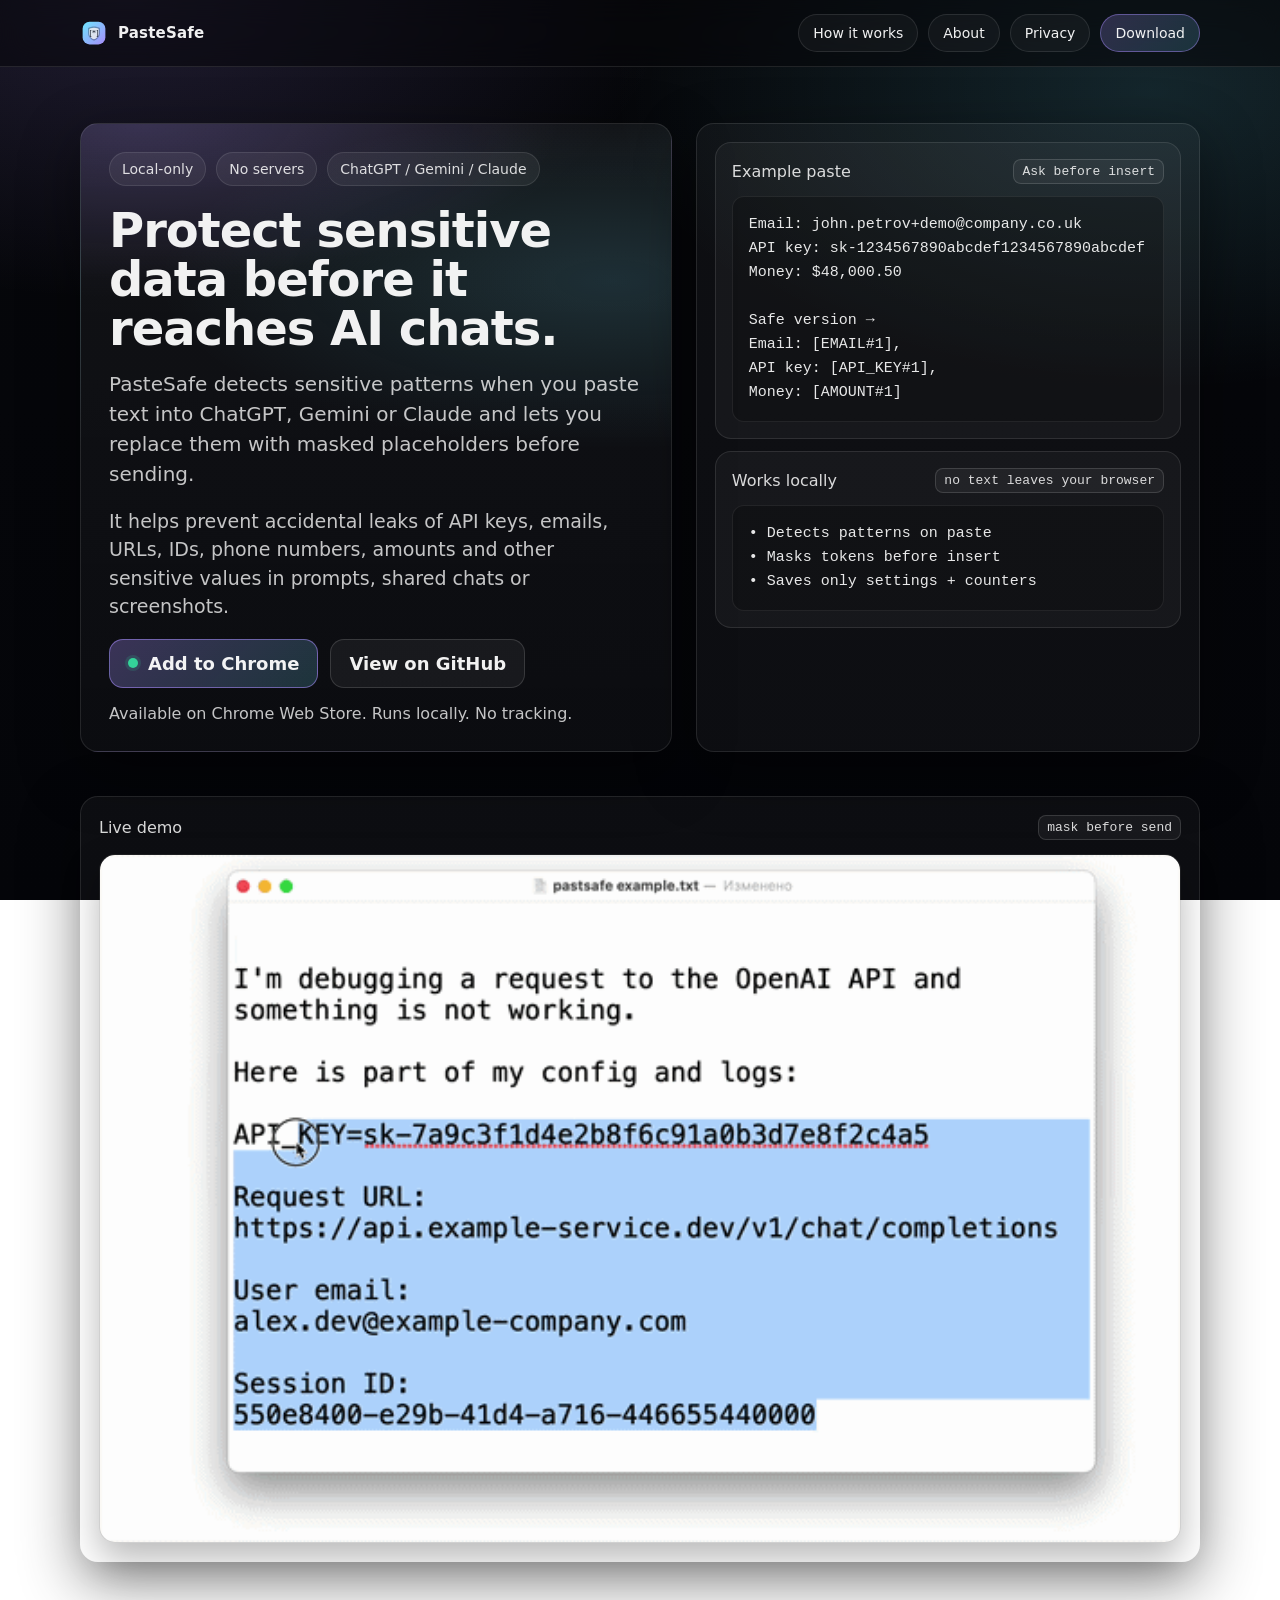
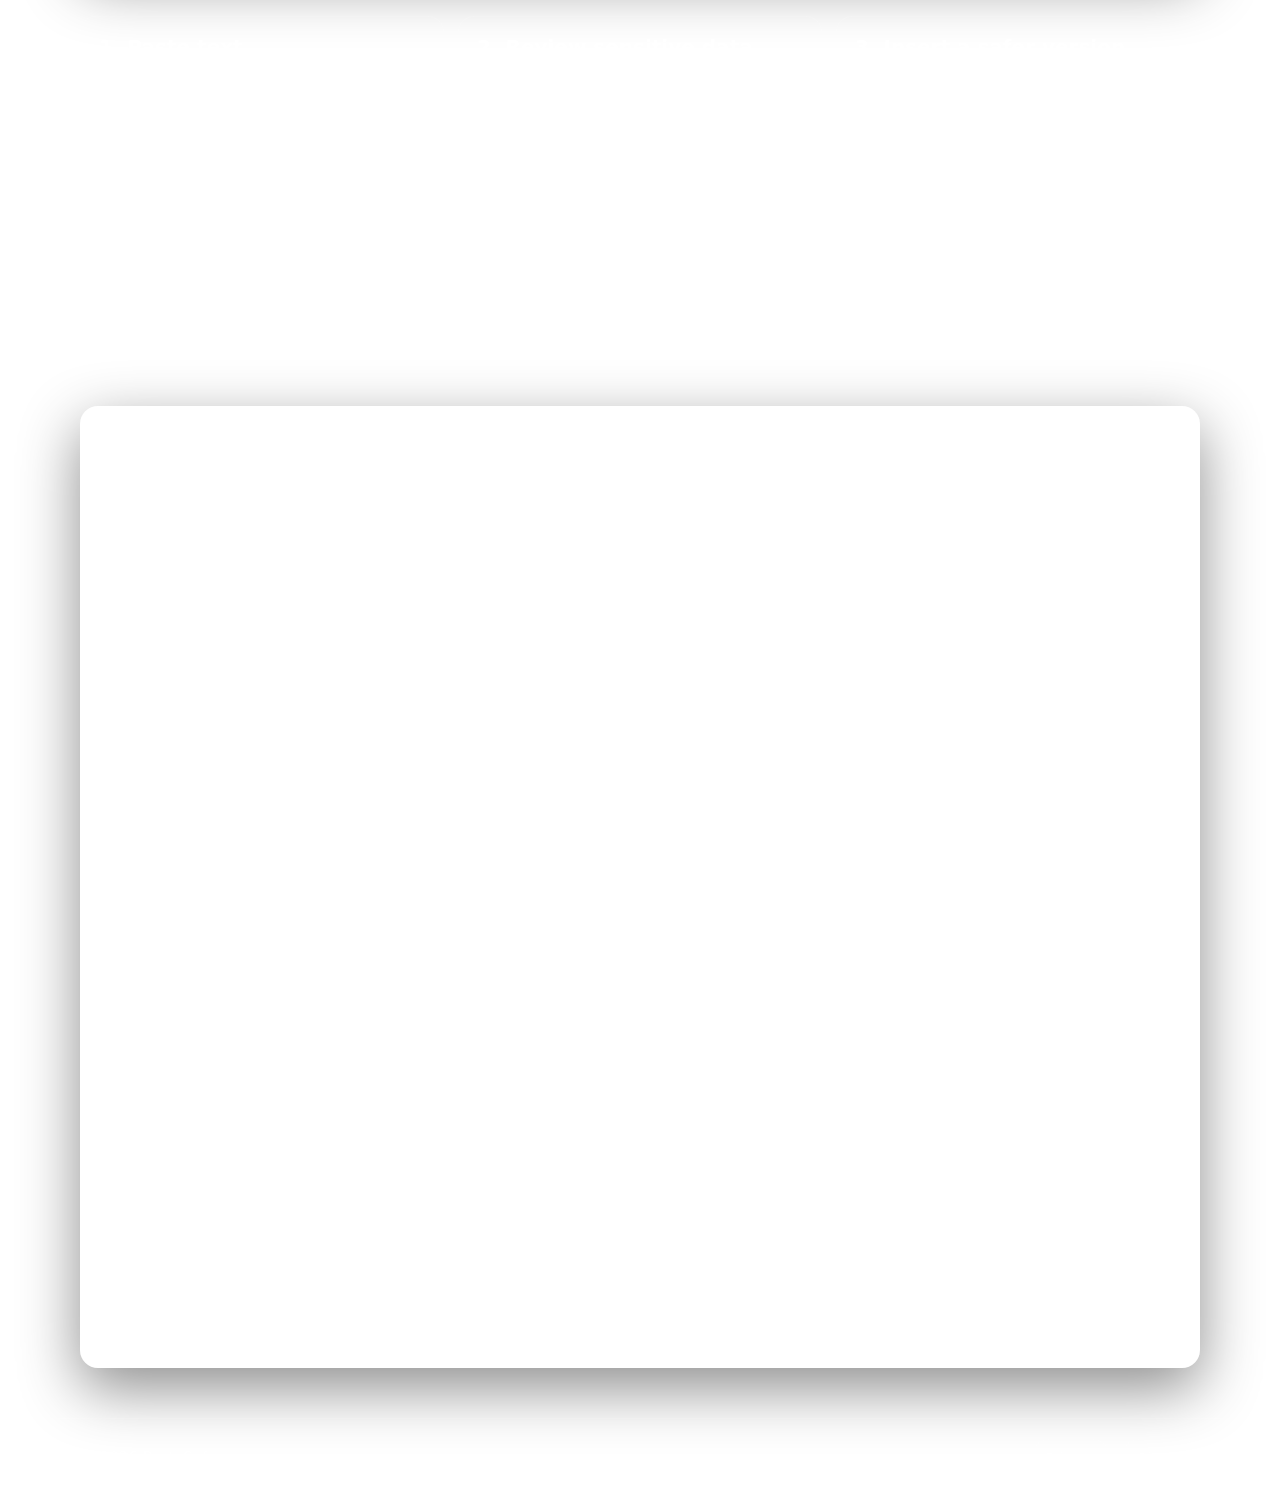
<file: index.html>
<!doctype html>
<html lang="en">
<head>
  <meta charset="utf-8" />
  <meta name="viewport" content="width=device-width,initial-scale=1" />
  <title>PasteSafe — Protect sensitive data in AI chats</title>
  <meta name="description" content="PasteSafe detects and masks sensitive data before you paste into ChatGPT, Gemini or Claude." />

  <link rel="icon" href="assets/icon-32.png" />
  <link rel="apple-touch-icon" href="assets/icon-192.png" />

  <meta property="og:title" content="PasteSafe — Protect sensitive data in AI chats" />
  <meta property="og:description" content="Detect and mask sensitive data before you paste into ChatGPT, Gemini or Claude." />
  <meta property="og:image" content="assets/og.png" />
  <meta property="og:type" content="website" />

  <link rel="stylesheet" href="assets/styles.css" />
</head>
<body>

  <div class="nav">
    <div class="container nav-inner">
      <a class="brand" href="./">
        <img src="assets/logo.svg" alt="PasteSafe logo" />
        <strong>PasteSafe</strong>
      </a>

      <div class="nav-links">
        <a class="chip" href="#how">How it works</a>
        <a class="chip" href="#about">About</a>
        <a class="chip" href="privacy.html">Privacy</a>
        <a class="chip primary" href="https://chromewebstore.google.com/detail/pastesafe-%E2%80%94-ai-paste-sani/gpoiombmmaegnfijmcelgbkfbkelgdih" target="_blank" rel="noopener noreferrer">Download</a>
      </div>
    </div>
  </div>

  <div class="hero">
    <div class="container hero-grid">
      <div class="card hero-left">
        <div class="badges">
          <span class="badge">Local-only</span>
          <span class="badge">No servers</span>
          <span class="badge">ChatGPT / Gemini / Claude</span>
        </div>

        <h1 class="h1">Protect sensitive data before it reaches AI chats.</h1>

        <p class="lead lead-lg">
          PasteSafe detects sensitive patterns when you paste text into ChatGPT, Gemini or Claude
          and lets you replace them with masked placeholders before sending.
        </p>

        <p class="lead">
          It helps prevent accidental leaks of API keys, emails, URLs, IDs, phone numbers,
          amounts and other sensitive values in prompts, shared chats or screenshots.
        </p>

        <div class="cta">
          <a class="btn primary" href="https://chromewebstore.google.com/detail/pastesafe-%E2%80%94-ai-paste-sani/gpoiombmmaegnfijmcelgbkfbkelgdih" target="_blank" rel="noopener noreferrer" aria-label="Download PasteSafe">
            <span class="dot" aria-hidden="true"></span>
            Add to Chrome
          </a>
          <a class="btn" href="https://github.com/pastsafe-ext/pastesafe" target="_blank" rel="noopener noreferrer">
            View on GitHub
          </a>
        </div>

        <p class="subnote">
          Available on Chrome Web Store. Runs locally. No tracking.
        </p>
      </div>

      <div class="card hero-right">
        <div class="preview">
          <div class="preview-title">
            <span>Example paste</span>
            <span class="kbd">Ask before insert</span>
          </div>
          <div class="mini">
            Email: john.petrov+demo@company.co.uk<br/>
            API key: sk-1234567890abcdef1234567890abcdef<br/>
            Money: $48,000.50<br/><br/>
            Safe version →<br/>
            Email: [EMAIL#1],<br/>
            API key: [API_KEY#1],<br/>
            Money: [AMOUNT#1]
          </div>
        </div>

        <div class="preview">
          <div class="preview-title">
            <span>Works locally</span>
            <span class="kbd">no text leaves your browser</span>
          </div>
          <div class="mini">
            • Detects patterns on paste<br/>
            • Masks tokens before insert<br/>
            • Saves only settings + counters
          </div>
        </div>
      </div>
    </div>
  </div>

  <div class="section" id="demo">
    <div class="container">
      <div class="card demo-block">
        <div class="preview-title demo-title">
          <span>Live demo</span>
          <span class="kbd">mask before send</span>
        </div>

        <img
          class="demo-image"
          src="assets/pastsafe-example.gif"
          alt="PasteSafe demo showing sensitive data detection and masking before sending to an AI chat"
        />
      </div>
    </div>
  </div>

  <div class="section" id="how">
    <div class="container">
      <div class="grid3">
        <div class="feature">
          <h3>1. Paste text</h3>
          <p>Paste content into a supported AI chat interface such as ChatGPT, Gemini or Claude.</p>
        </div>
        <div class="feature">
          <h3>2. Review sensitive data</h3>
          <p>PasteSafe detects risky patterns locally and shows what can be masked before insertion.</p>
        </div>
        <div class="feature">
          <h3>3. Insert a safer version</h3>
          <p>Replace detected values with placeholders and continue your workflow with minimal friction.</p>
        </div>
      </div>
    </div>
  </div>

  <div class="section">
    <div class="container">
      <div class="grid3">
        <div class="feature">
          <h3>Prevents accidental leaks</h3>
          <p>Catch secrets before they end up in prompts, screenshots or copied prompt history.</p>
        </div>
        <div class="feature">
          <h3>Fast and lightweight</h3>
          <p>No accounts. No backend. Runs only when you paste into supported sites.</p>
        </div>
        <div class="feature">
          <h3>Built for daily workflows</h3>
          <p>Great for developers, analysts, PMs, founders and anyone using AI tools at work.</p>
        </div>
      </div>
    </div>
  </div>

  <div class="page" id="about">
    <div class="container">
      <div class="card about-card">
        <h1>About PasteSafe</h1>

        <p>
          PasteSafe was created as a small safety layer for everyday AI workflows. People copy logs,
          configs, snippets, account data and notes all day long — and sometimes paste them into the wrong place.
        </p>

        <p>
          AI chats are incredibly useful, but they also make careless pastes more likely. PasteSafe helps reduce
          that risk by detecting common sensitive patterns on paste and giving you a chance to mask them before
          they appear in the chat input.
        </p>

        <h2>Principles</h2>
        <ul>
          <li>Local-first: detection runs in the browser</li>
          <li>No backend and no server-side text processing</li>
          <li>Fast, minimal UX that stays close to the native paste flow</li>
        </ul>

        <h2>What PasteSafe can detect</h2>
        <ul>
          <li>API keys</li>
          <li>Email addresses</li>
          <li>Phone numbers</li>
          <li>UUIDs / identifiers</li>
          <li>URLs</li>
          <li>Financial amounts</li>
        </ul>

        <h2>Who it is for</h2>
        <p>
          Developers, analysts, PMs, founders, support teams and anyone who regularly uses AI tools
          while handling semi-sensitive text from real projects.
        </p>

        <h2>Contact</h2>
        <p>pastsafe.ext@gmail.com</p>
      </div>
    </div>
  </div>

  <div class="footer">
    <div class="container footer-inner">
      <div>© <span id="y"></span> PasteSafe</div>
      <div class="footer-links">
        <a class="chip" href="privacy.html">Privacy</a>
        <a class="chip" href="https://github.com/pastsafe-ext/pastesafe" target="_blank" rel="noopener noreferrer">GitHub</a>
      </div>
    </div>
  </div>

  <script>
    document.getElementById("y").textContent = new Date().getFullYear();
  </script>
</body>
</html>
</file>
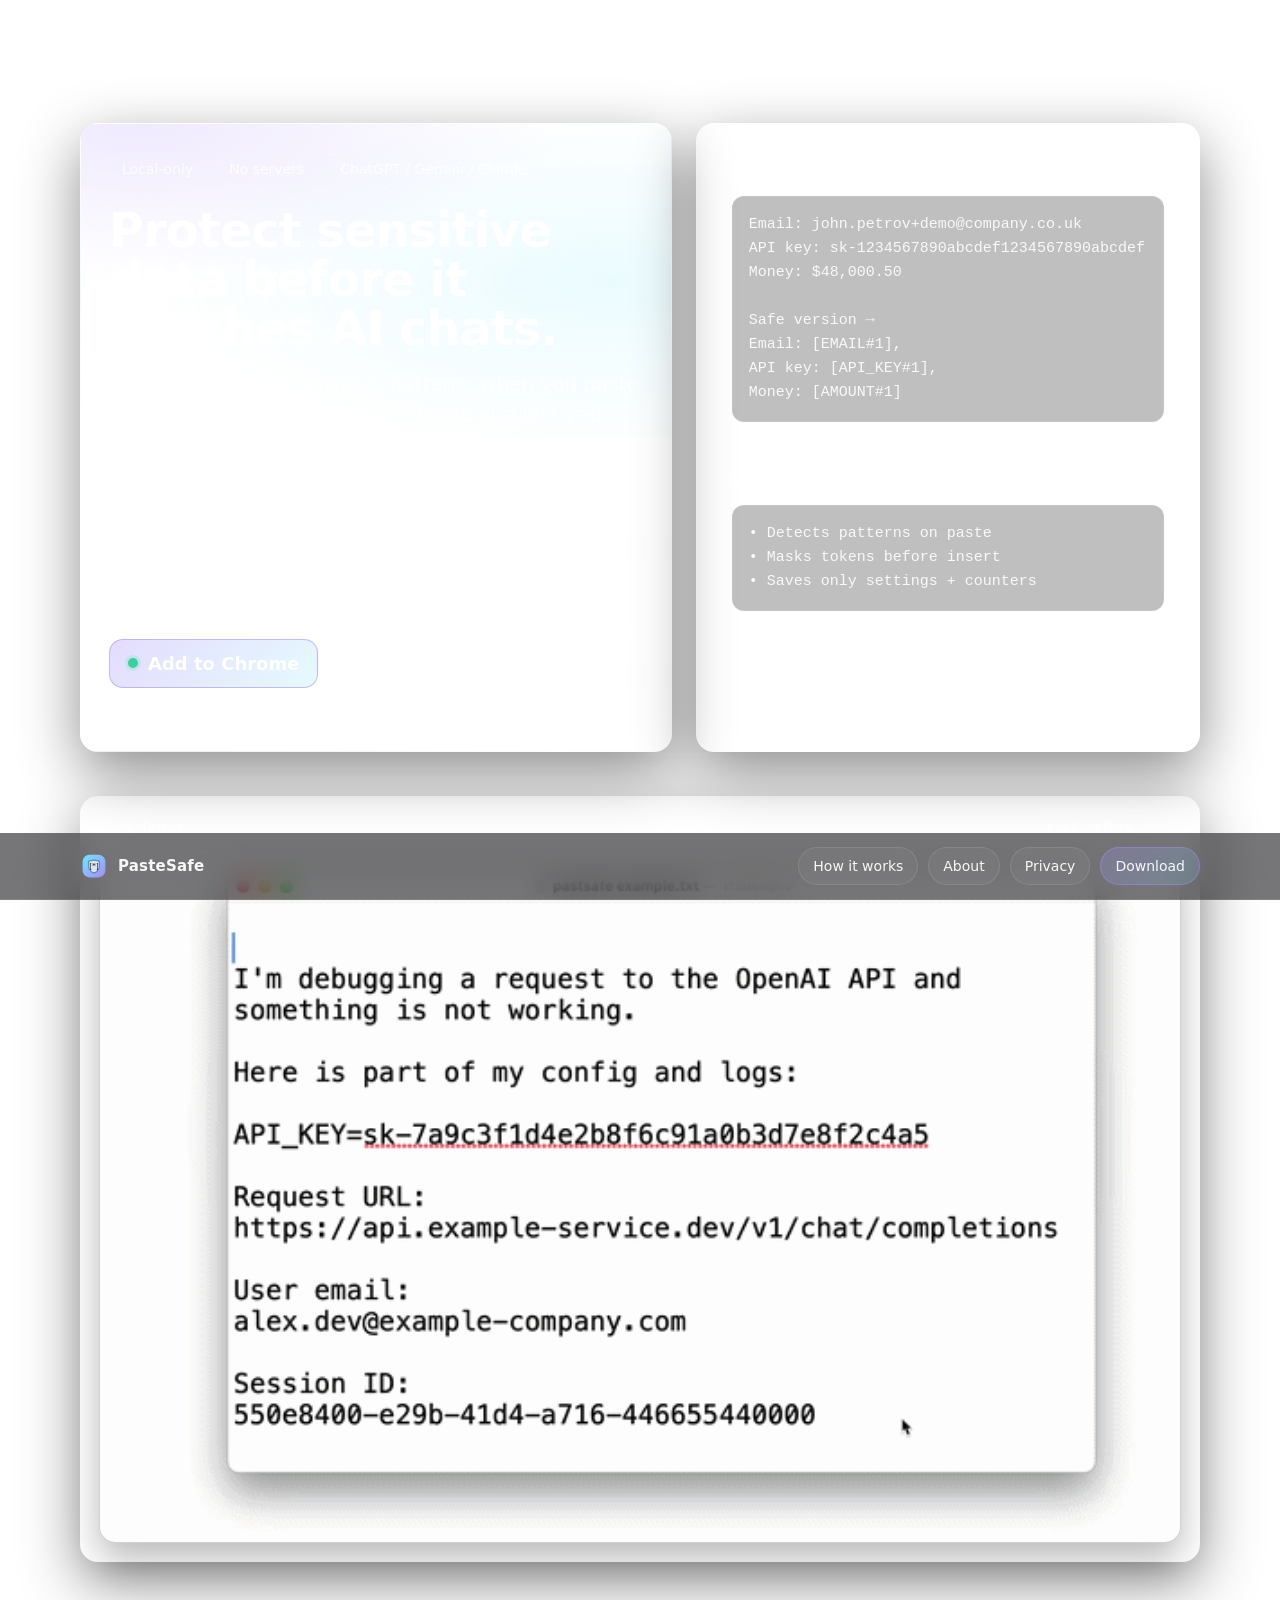
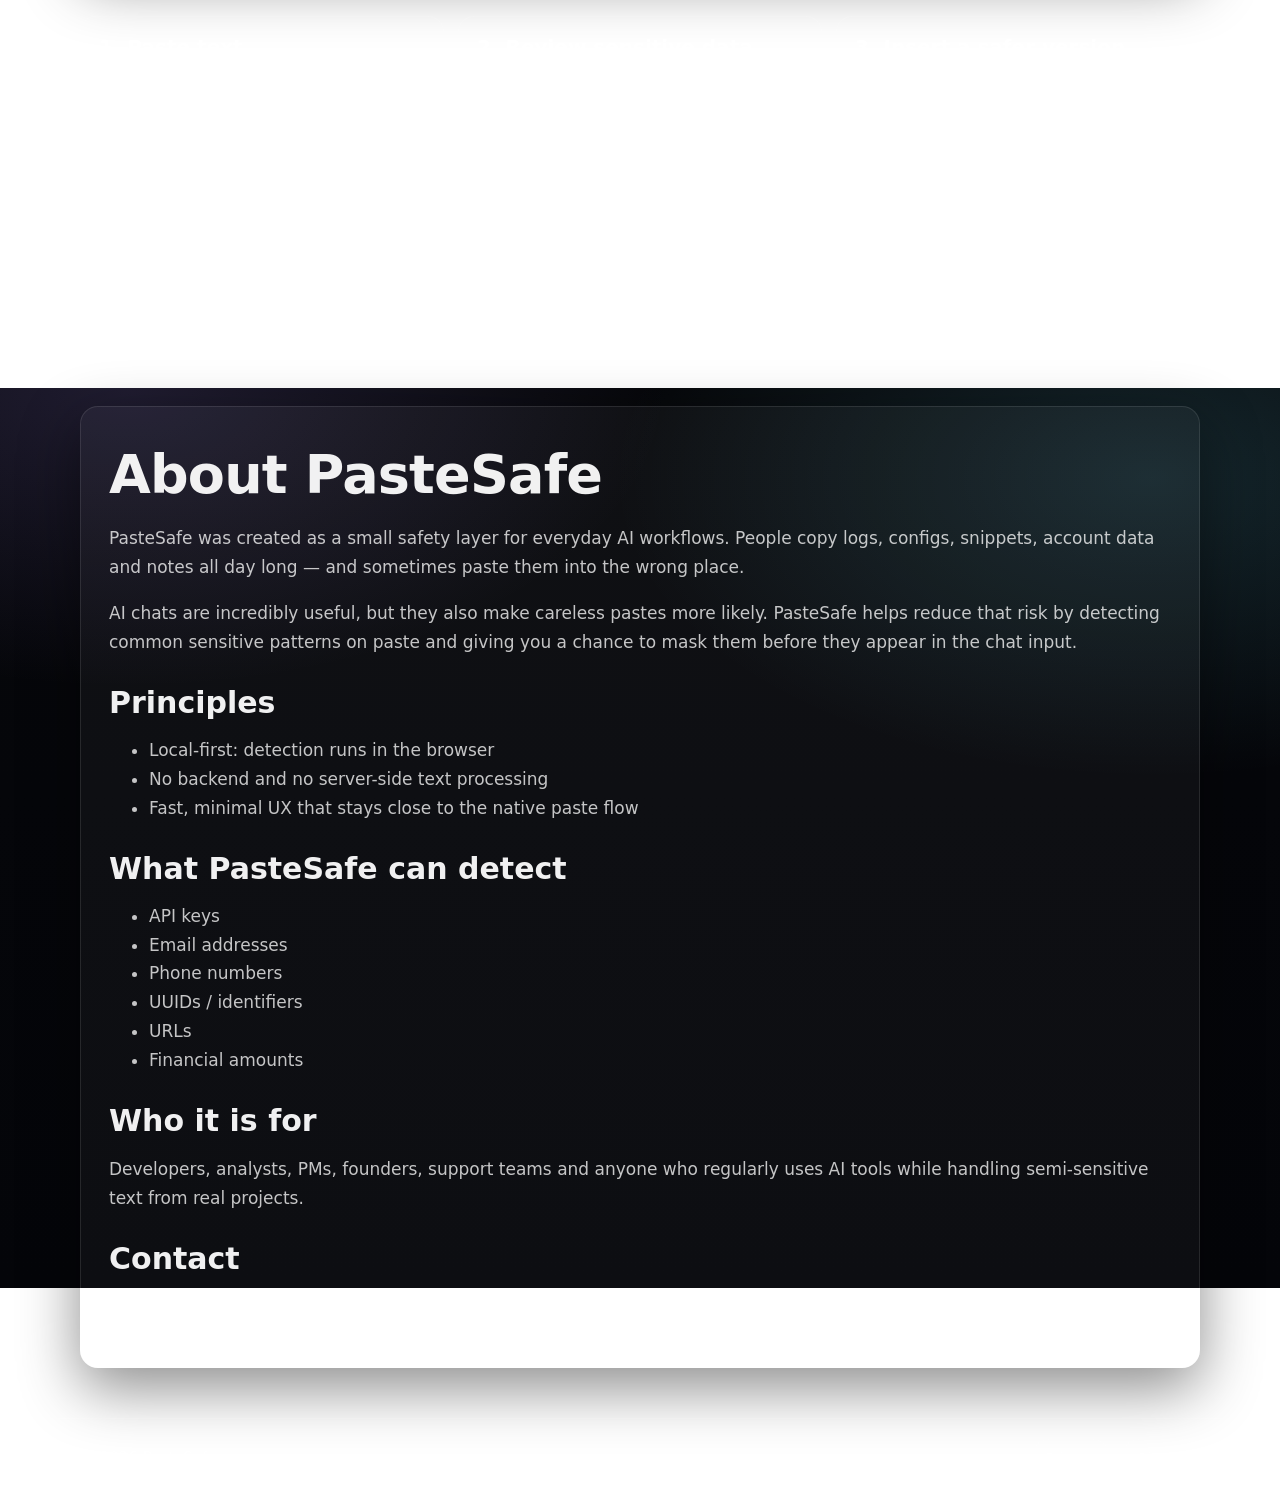
<file: about.html>
<!doctype html>
<html lang="en">
<head>
  <meta charset="utf-8" />
  <meta http-equiv="refresh" content="0; url=./#about" />
  <meta name="viewport" content="width=device-width,initial-scale=1" />
  <title>PasteSafe — About</title>
  <link rel="canonical" href="./#about" />
</head>
<body>
  <p>Redirecting to <a href="./#about">About PasteSafe</a>…</p>
</body>
</html>
</file>
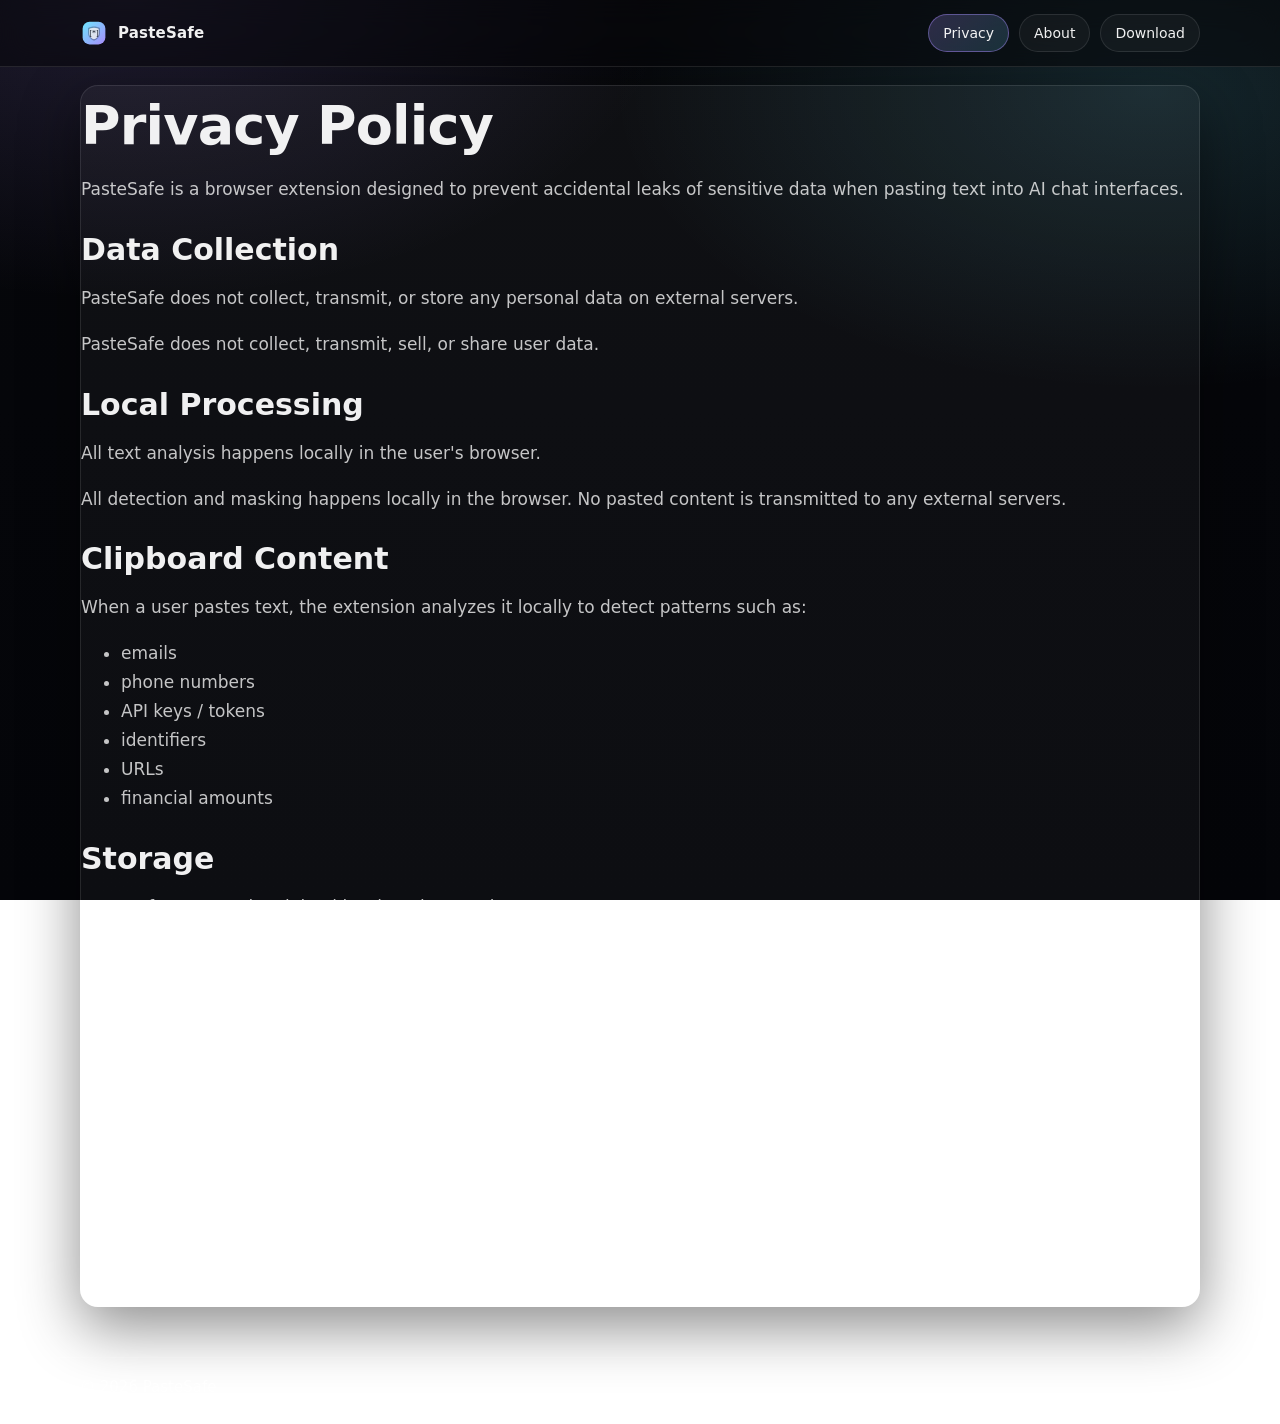
<file: privacy.html>
<!doctype html>
<html lang="en">
<head>
  <meta charset="utf-8" />
  <meta name="viewport" content="width=device-width,initial-scale=1" />
  <title>PasteSafe — Privacy Policy</title>
  <link rel="icon" href="assets/icon-32.png" />
  <link rel="stylesheet" href="assets/styles.css" />
</head>
<body>
  <div class="nav">
    <div class="container nav-inner">
      <a class="brand" href="./">
        <img src="assets/logo.svg" alt="PasteSafe logo" />
        <strong>PasteSafe</strong>
      </a>
      <div class="nav-links">
        <a class="chip primary" href="privacy.html">Privacy</a>
        <a class="chip" href="about.html">About</a>
        <a class="chip" href="./#download">Download</a>
      </div>
    </div>
  </div>

  <div class="page">
    <div class="container">
      <div class="card">
        <h1>Privacy Policy</h1>

        <p>
          PasteSafe is a browser extension designed to prevent accidental leaks of sensitive data when pasting text into AI chat interfaces.
        </p>

        <h2>Data Collection</h2>
        <p>PasteSafe does not collect, transmit, or store any personal data on external servers.</p>
        <p>PasteSafe does not collect, transmit, sell, or share user data.</p>

        <h2>Local Processing</h2>
        <p>All text analysis happens locally in the user's browser.</p>
        <p>All detection and masking happens locally in the browser. No pasted content is transmitted to any external servers.</p>

        <h2>Clipboard Content</h2>
        <p>When a user pastes text, the extension analyzes it locally to detect patterns such as:</p>
        <ul>
          <li>emails</li>
          <li>phone numbers</li>
          <li>API keys / tokens</li>
          <li>identifiers</li>
          <li>URLs</li>
          <li>financial amounts</li>
        </ul>

        <h2>Storage</h2>
        <p>PasteSafe stores only minimal local settings such as:</p>
        <ul>
          <li>user preferences</li>
          <li>last detection summary</li>
          <li>protection counter</li>
        </ul>
        <p>This data is stored locally using the browser storage API.</p>

        <h2>Third-party services</h2>
        <p>PasteSafe does not use analytics, tracking, or advertising services.</p>

        <h2>Contact</h2>
        <p>pastsafe.ext@gmail.com</p>
      </div>
    </div>
  </div>

  <div class="footer">
    <div class="container">
      © <span id="y"></span> PasteSafe
    </div>
  </div>

  <script>
    document.getElementById("y").textContent = new Date().getFullYear();
  </script>
</body>
</html>
</file>
<file: assets/styles.css>
:root{
  --bg:#06070a;
  --panel:rgba(255,255,255,.06);
  --panel2:rgba(255,255,255,.08);
  --text:rgba(255,255,255,.94);
  --muted:rgba(255,255,255,.76);
  --border:rgba(255,255,255,.10);
  --shadow: 0 20px 60px rgba(0,0,0,.45);
  --accent:#a78bfa;
  --accent2:#6ee7ff;
  --ok:#34d399;
  --radius:18px;
  --font: system-ui, -apple-system, Segoe UI, Roboto, Arial, sans-serif;
}

*{box-sizing:border-box}
html,body{height:100%}

body{
  margin:0;
  font-family:var(--font);
  color:var(--text);
  background:
    radial-gradient(900px 500px at 10% 0%, rgba(167,139,250,.16), transparent 60%),
    radial-gradient(900px 500px at 90% 10%, rgba(110,231,255,.14), transparent 60%),
    linear-gradient(180deg, #06070a, #05060a 45%, #040509 100%);
  background-attachment: fixed;
}

a{color:inherit; text-decoration:none}
a:hover{opacity:.94}

.container{
  width:min(1120px, 92vw);
  margin:0 auto;
}

.nav{
  position:sticky;
  top:0;
  z-index:10;
  backdrop-filter: blur(14px);
  background: rgba(6,7,10,.55);
  border-bottom: 1px solid var(--border);
}

.nav-inner{
  display:flex;
  align-items:center;
  justify-content:space-between;
  padding:14px 0;
  gap:14px;
}

.brand{
  display:flex;
  align-items:center;
  gap:10px;
  min-width:0;
}

.brand img{width:28px; height:28px; border-radius:10px}
.brand strong{font-size:15px; letter-spacing:.2px; white-space:nowrap}

.nav-links{
  display:flex;
  align-items:center;
  gap:10px;
  flex-wrap:wrap;
  justify-content:flex-end;
}

.chip{
  font-size:14px;
  padding:10px 14px;
  border-radius:999px;
  border:1px solid var(--border);
  background: rgba(255,255,255,.04);
}

.chip.primary{
  border-color: rgba(167,139,250,.45);
  background: linear-gradient(135deg, rgba(167,139,250,.24), rgba(110,231,255,.16));
}

.hero{
  padding:56px 0 24px;
}

.hero-grid{
  display:grid;
  grid-template-columns: 1.08fr .92fr;
  gap:24px;
  align-items:stretch;
}

@media (max-width: 920px){
  .hero-grid{grid-template-columns:1fr;}
}

.card{
  border:1px solid var(--border);
  background: rgba(255,255,255,.04);
  border-radius: var(--radius);
  box-shadow: var(--shadow);
}

.hero-left{
  padding:28px;
  background:
    radial-gradient(700px 260px at 10% 0%, rgba(167,139,250,.18), transparent 60%),
    radial-gradient(700px 260px at 90% 25%, rgba(110,231,255,.14), transparent 65%),
    linear-gradient(180deg, rgba(255,255,255,.05), rgba(255,255,255,.03));
}

.h1{
  font-size:48px;
  line-height:1.02;
  margin:0 0 16px;
  letter-spacing:-1px;
}

@media (max-width: 720px){
  .h1{font-size:44px;}
}

@media (max-width: 520px){
  .h1{font-size:36px;}
}

.lead{
  margin:0 0 18px;
  font-size:19px;
  color:var(--muted);
  line-height:1.5;
}

.lead-lg{
  font-size:20px;
}

@media (max-width: 720px){
  .lead, .lead-lg{font-size:19px;}
}

.badges{
  display:flex;
  flex-wrap:wrap;
  gap:10px;
  margin:0 0 20px;
}

.badge{
  font-size:14px;
  padding:8px 12px;
  border-radius:999px;
  background: rgba(255,255,255,.06);
  border: 1px solid rgba(255,255,255,.10);
  color: rgba(255,255,255,.84);
}

.cta{
  display:flex;
  gap:12px;
  flex-wrap:wrap;
  align-items:center;
  margin-top: 8px;
}

.btn{
  display:inline-flex;
  align-items:center;
  gap:10px;
  padding:13px 18px;
  border-radius: 14px;
  border: 1px solid rgba(255,255,255,.14);
  background: rgba(255,255,255,.05);
  font-size:18px;
  font-weight:700;
}

.btn.primary{
  border-color: rgba(167,139,250,.55);
  background: linear-gradient(135deg, rgba(167,139,250,.30), rgba(110,231,255,.18));
}

.btn .dot{
  width:10px;
  height:10px;
  border-radius:999px;
  background: var(--ok);
  box-shadow: 0 0 0 3px rgba(52,211,153,.15);
}

.subnote{
  margin:16px 0 0;
  font-size:16px;
  color: var(--muted);
}

.hero-right{
  padding:18px;
  display:flex;
  flex-direction:column;
  gap:12px;
}

.preview{
  padding:16px;
  border-radius: 16px;
  background: rgba(255,255,255,.04);
  border: 1px solid rgba(255,255,255,.10);
}

.preview-title{
  display:flex;
  align-items:center;
  justify-content:space-between;
  gap:10px;
  font-size:16px;
  color: rgba(255,255,255,.84);
  margin-bottom: 12px;
}

.mini{
  font-family: ui-monospace, SFMono-Regular, Menlo, Monaco, Consolas, "Liberation Mono", monospace;
  font-size:15px;
  color: rgba(255,255,255,.9);
  line-height:1.6;
  background: rgba(0,0,0,.25);
  border: 1px solid rgba(255,255,255,.08);
  border-radius: 12px;
  padding: 16px;
  overflow:auto;
}

@media (max-width: 720px){
  .mini{font-size:16px;}
}

.kbd{
  font-family: ui-monospace, SFMono-Regular, Menlo, Monaco, Consolas, "Liberation Mono", monospace;
  padding:4px 8px;
  border-radius: 8px;
  border:1px solid rgba(255,255,255,.14);
  background: rgba(255,255,255,.05);
  font-size: 13px;
}

.section{
  padding: 20px 0 34px;
}

.grid3{
  display:grid;
  grid-template-columns: repeat(3, 1fr);
  gap: 14px;
}

@media (max-width: 920px){
  .grid3{grid-template-columns:1fr;}
}

.feature{
  padding:18px;
  border-radius: 16px;
  border:1px solid rgba(255,255,255,.10);
  background: rgba(255,255,255,.04);
}

.feature h3{
  margin:0 0 8px;
  font-size:20px;
}

.feature p{
  margin:0;
  font-size:16px;
  color: var(--muted);
  line-height:1.5;
}

@media (max-width: 720px){
  .feature h3{font-size:22px;}
  .feature p{font-size:18px;}
}

.demo-block{
  padding:18px;
}

.demo-title{
  margin-bottom:14px;
}

.demo-image{
  display:block;
  width:100%;
  max-width:100%;
  border-radius:16px;
  border:1px solid rgba(255,255,255,.08);
  background: rgba(0,0,0,.20);
  box-shadow: 0 16px 36px rgba(0,0,0,.28);
}

.page{
  padding: 18px 0 50px;
}

.about-card{
  padding: 28px;
}

.page h1{
  margin: 8px 0 18px;
  font-size: 54px;
  letter-spacing: -.8px;
}

.page h2{
  margin: 28px 0 12px;
  font-size: 30px;
}

.page p,
.page li{
  color: var(--muted);
  line-height: 1.7;
  font-size: 17px;
}

@media (max-width: 720px){
  .page h1{font-size:42px;}
  .page h2{font-size:24px;}
  .page p,
  .page li{font-size:18px;}
}

.footer{
  border-top:1px solid var(--border);
  padding: 20px 0 28px;
  color: var(--muted);
  font-size: 15px;
  background: transparent;
}

.footer-inner{
  display:flex;
  align-items:center;
  justify-content:space-between;
  gap:12px;
  flex-wrap:wrap;
}

.footer-links{
  display:flex;
  gap:10px;
  flex-wrap:wrap;
}
</file>
